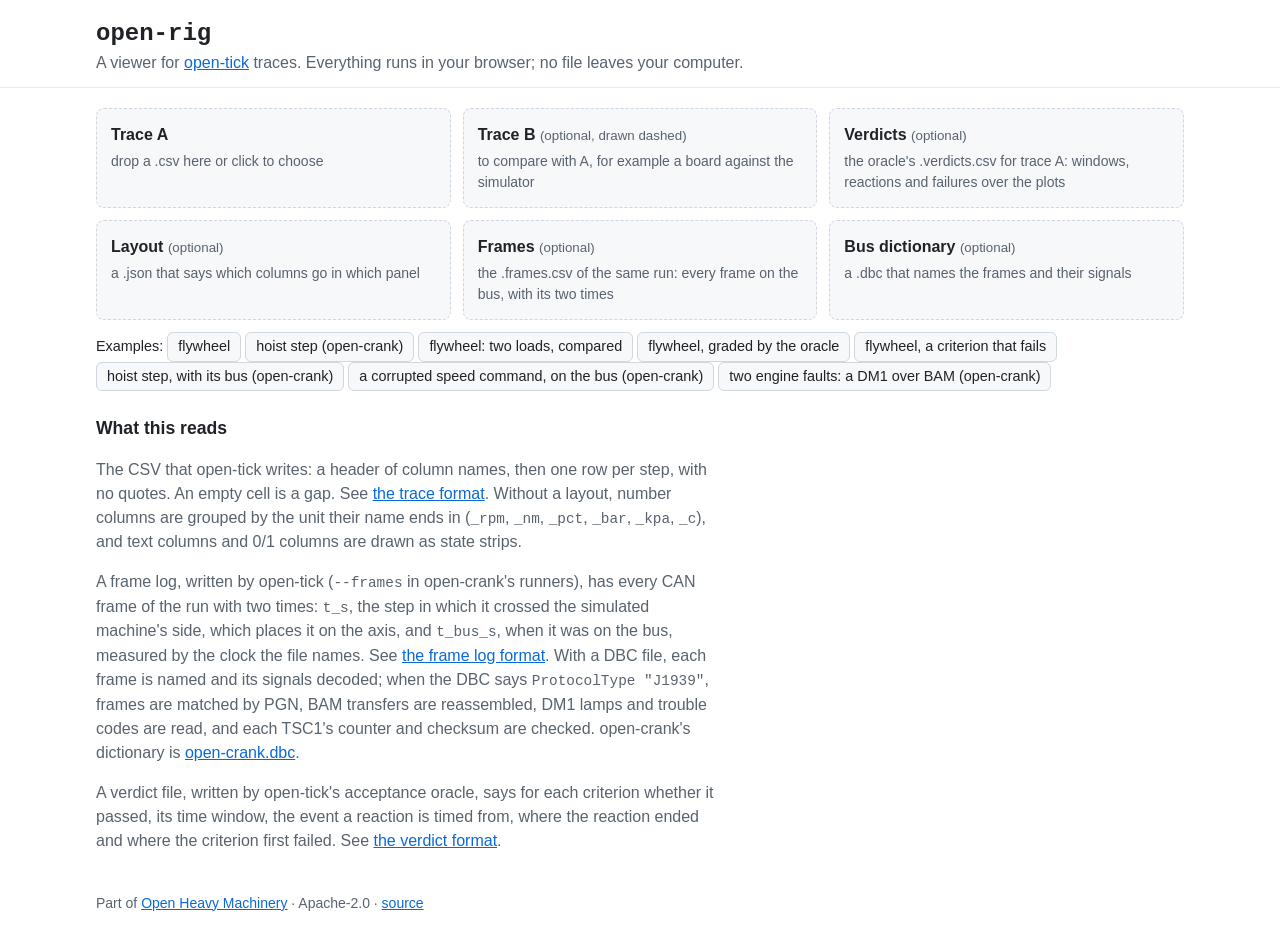
<file: index.html>
<!doctype html>
<html lang="en">
<head>
<meta charset="utf-8">
<meta name="viewport" content="width=device-width, initial-scale=1">
<title>open-rig</title>
<meta name="description" content="A viewer for open-tick traces: open one or two CSV files, plot them on a shared time axis and compare them, with the oracle's verdicts and the CAN frames of the run. Everything runs in your browser; nothing is uploaded.">
<!-- SPDX-License-Identifier: Apache-2.0 -->
<link rel="stylesheet" href="src/style.css">
</head>
<body>
<header class="top">
  <div class="wrap">
    <h1>open-rig</h1>
    <p class="lead">A viewer for <a href="https://github.com/Open-Heavy-Machinery/open-tick">open-tick</a> traces. Everything runs in your browser; no file leaves your computer.</p>
  </div>
</header>

<main class="wrap">
  <section class="loaders" aria-label="Open traces">
    <label class="drop" id="drop-a">
      <span class="drop-title">Trace A</span>
      <span class="drop-hint" id="name-a">drop a .csv here or click to choose</span>
      <input type="file" id="file-a" accept=".csv,text/csv,text/plain">
    </label>
    <label class="drop" id="drop-b">
      <span class="drop-title">Trace B <small>(optional, drawn dashed)</small></span>
      <span class="drop-hint" id="name-b">to compare with A, for example a board against the simulator</span>
      <input type="file" id="file-b" accept=".csv,text/csv,text/plain">
    </label>
    <label class="drop" id="drop-v">
      <span class="drop-title">Verdicts <small>(optional)</small></span>
      <span class="drop-hint" id="name-v">the oracle's .verdicts.csv for trace A: windows, reactions and failures over the plots</span>
      <input type="file" id="file-v" accept=".csv,text/csv,text/plain">
    </label>
    <label class="drop" id="drop-l">
      <span class="drop-title">Layout <small>(optional)</small></span>
      <span class="drop-hint" id="name-l">a .json that says which columns go in which panel</span>
      <input type="file" id="file-l" accept=".json,application/json">
    </label>
    <label class="drop" id="drop-f">
      <span class="drop-title">Frames <small>(optional)</small></span>
      <span class="drop-hint" id="name-f">the .frames.csv of the same run: every frame on the bus, with its two times</span>
      <input type="file" id="file-f" accept=".csv,text/csv,text/plain">
    </label>
    <label class="drop" id="drop-d">
      <span class="drop-title">Bus dictionary <small>(optional)</small></span>
      <span class="drop-hint" id="name-d">a .dbc that names the frames and their signals</span>
      <input type="file" id="file-d" accept=".dbc,text/plain">
    </label>
  </section>

  <section class="toolbar" aria-label="Options">
    <span class="examples">Examples:
      <button type="button" id="ex-flywheel">flywheel</button>
      <button type="button" id="ex-hoist">hoist step (open-crank)</button>
      <button type="button" id="ex-compare">flywheel: two loads, compared</button>
      <button type="button" id="ex-graded">flywheel, graded by the oracle</button>
      <button type="button" id="ex-failing">flywheel, a criterion that fails</button>
      <button type="button" id="ex-bus">hoist step, with its bus (open-crank)</button>
      <button type="button" id="ex-corrupt">a corrupted speed command, on the bus (open-crank)</button>
      <button type="button" id="ex-dtc">two engine faults: a DM1 over BAM (open-crank)</button>
    </span>
    <label class="offset" id="offset-wrap" hidden>B time offset
      <input type="number" id="offset" value="0" step="0.001"> s
    </label>
    <button type="button" id="reset" hidden>Reset zoom</button>
  </section>

  <p id="message" role="status" aria-live="polite" class="message" hidden></p>

  <section id="view" hidden>
    <h2 class="sr-only">Plots</h2>
    <p class="help">Wheel to zoom, drag to pan, double-click to reset. With the plots focused, use the arrow keys and + or −.</p>
    <div id="verdicts-wrap" hidden>
      <h2>Acceptance criteria</h2>
      <p class="help">Each window is shaded green if the criterion passed and red if it failed. ▼ marks the event a reaction is timed from, ● where the reaction ended, ✕ the first violation. Choose a criterion to zoom to its window and draw it over the plots.</p>
      <ul id="verdict-list" class="crits"></ul>
    </div>
    <div id="panels" tabindex="0" aria-label="Plots on a shared time axis"></div>
    <div id="compare-wrap" hidden>
      <h2>A against B</h2>
      <p class="help">B is read at A's times, with linear interpolation, where B has a value. Only columns that both traces have are compared.</p>
      <div class="table-scroll"><table id="compare"></table></div>
    </div>
  </section>

  <section class="about">
    <h2>What this reads</h2>
    <p>The CSV that open-tick writes: a header of column names, then one row per step, with no quotes. An empty cell is a gap. See <a href="https://github.com/Open-Heavy-Machinery/open-tick/blob/main/docs/trace-format.md">the trace format</a>. Without a layout, number columns are grouped by the unit their name ends in (<code>_rpm</code>, <code>_nm</code>, <code>_pct</code>, <code>_bar</code>, <code>_kpa</code>, <code>_c</code>), and text columns and 0/1 columns are drawn as state strips.</p>
    <p>A frame log, written by open-tick (<code>--frames</code> in open-crank's runners), has every CAN frame of the run with two times: <code>t_s</code>, the step in which it crossed the simulated machine's side, which places it on the axis, and <code>t_bus_s</code>, when it was on the bus, measured by the clock the file names. See <a href="https://github.com/Open-Heavy-Machinery/open-tick/blob/main/docs/frame-log-format.md">the frame log format</a>. With a DBC file, each frame is named and its signals decoded; when the DBC says <code>ProtocolType "J1939"</code>, frames are matched by PGN, BAM transfers are reassembled, DM1 lamps and trouble codes are read, and each TSC1's counter and checksum are checked. open-crank's dictionary is <a href="examples/open-crank.dbc">open-crank.dbc</a>.</p>
    <p>A verdict file, written by open-tick's acceptance oracle, says for each criterion whether it passed, its time window, the event a reaction is timed from, where the reaction ended and where the criterion first failed. See <a href="https://github.com/Open-Heavy-Machinery/open-tick/blob/main/docs/verdict-format.md">the verdict format</a>.</p>
  </section>
</main>

<footer class="wrap foot">Part of <a href="https://open-heavy-machinery.github.io">Open Heavy Machinery</a> · Apache-2.0 · <a href="https://github.com/Open-Heavy-Machinery/open-rig">source</a></footer>

<script src="src/trace.js"></script>
<script src="src/framelog.js"></script>
<script src="src/dbc.js"></script>
<script src="src/j1939.js"></script>
<script src="src/viewer.js"></script>
</body>
</html>
</file>
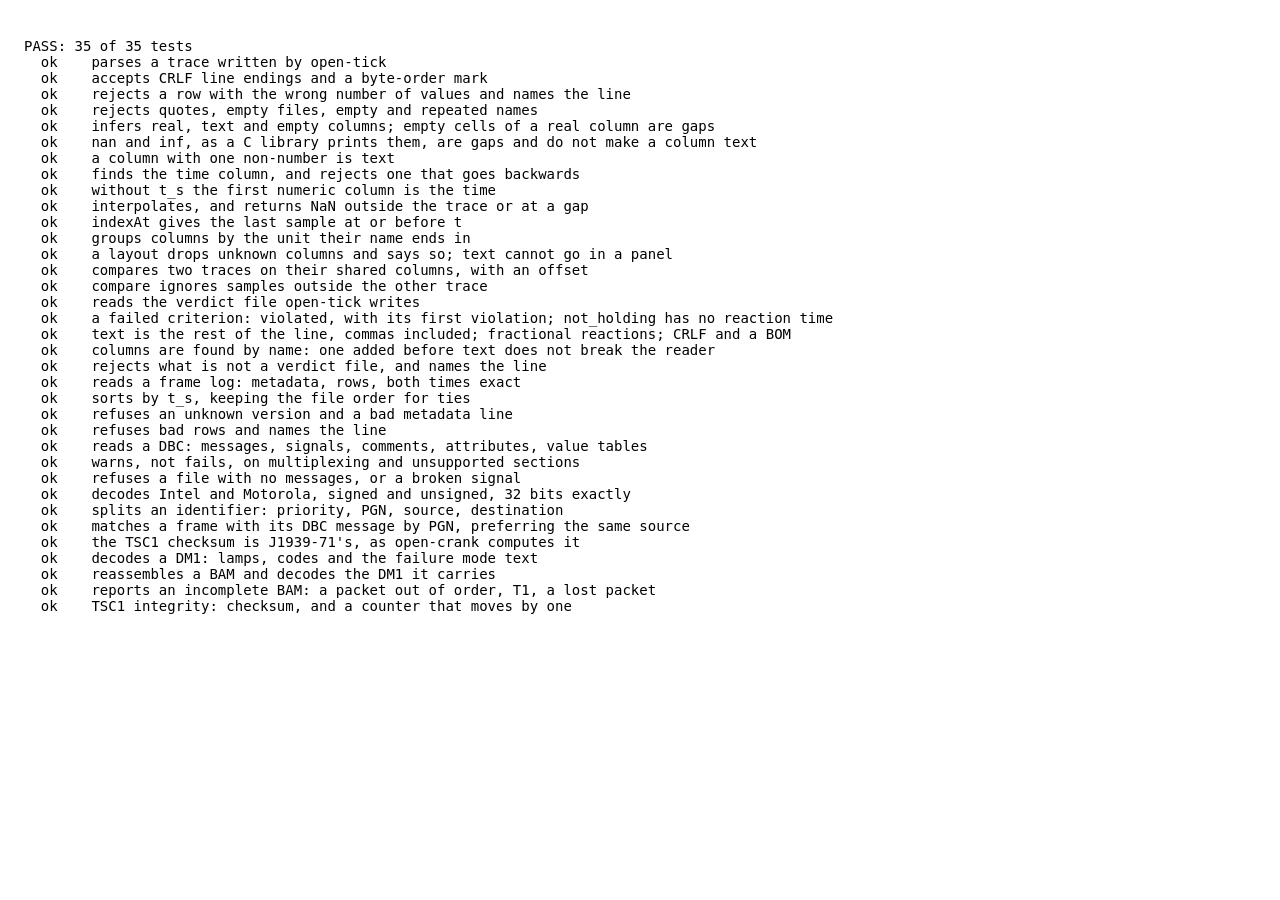
<file: tests/index.html>
<!doctype html>
<html lang="en">
<head>
<meta charset="utf-8">
<meta name="viewport" content="width=device-width, initial-scale=1">
<title>open-rig tests</title>
<!-- SPDX-License-Identifier: Apache-2.0 -->
</head>
<body style="font: 14px ui-monospace, monospace; padding: 16px">
<pre id="out">running…</pre>
<script src="../src/trace.js"></script>
<script src="../src/framelog.js"></script>
<script src="../src/dbc.js"></script>
<script src="../src/j1939.js"></script>
<script src="trace.test.js"></script>
<script src="bus.test.js"></script>
</body>
</html>
</file>
<file: src/style.css>
/* SPDX-License-Identifier: Apache-2.0 */
:root {
  --bg: #ffffff;
  --surface: #f6f8fa;
  --border: #d0d7de;
  --hairline: #e6e9ed;
  --text: #1f2328;
  --muted: #59636e;
  --accent: #bc4c00;
  --focus: #0969da;
  --mono: ui-monospace, SFMono-Regular, "SF Mono", Menlo, Consolas, "Liberation Mono", monospace;
  --sans: -apple-system, BlinkMacSystemFont, "Segoe UI", "Noto Sans", Helvetica, Arial, sans-serif;
  color-scheme: light;
}
@media (prefers-color-scheme: dark) {
  :root {
    --bg: #0d1117;
    --surface: #161b22;
    --border: #30363d;
    --hairline: #21262d;
    --text: #e6edf3;
    --muted: #8b949e;
    --accent: #f0883e;
    --focus: #58a6ff;
    color-scheme: dark;
  }
}
* { box-sizing: border-box; }
body { margin: 0; background: var(--bg); color: var(--text); font: 16px/1.5 var(--sans); }
a { color: var(--focus); }
code { font-family: var(--mono); font-size: 0.9em; }
.wrap { max-width: 1120px; margin: 0 auto; padding: 0 16px; }
.top { border-bottom: 1px solid var(--hairline); padding: 20px 0 12px; }
h1 { margin: 0; font: 600 1.5rem var(--mono); }
h2 { font-size: 1.1rem; margin: 24px 0 8px; }
.lead { margin: 4px 0 0; color: var(--muted); }
.sr-only { position: absolute; width: 1px; height: 1px; overflow: hidden; clip: rect(0 0 0 0); white-space: nowrap; }

.loaders { display: grid; grid-template-columns: repeat(3, 1fr); gap: 12px; margin: 20px 0 12px; }
.drop { position: relative; display: flex; flex-direction: column; gap: 4px; padding: 14px; background: var(--surface);
  border: 1px dashed var(--border); border-radius: 8px; cursor: pointer; min-height: 84px; }
.drop:hover, .drop.over { border-color: var(--accent); }
.drop:focus-within { outline: 2px solid var(--focus); outline-offset: 2px; }
.drop input { position: absolute; inset: 0; opacity: 0; cursor: pointer; width: 100%; height: 100%; }
.drop-title { font-weight: 600; }
.drop-title small { font-weight: 400; color: var(--muted); }
.drop-hint { color: var(--muted); font-size: 0.875rem; overflow-wrap: anywhere; }
.drop.loaded { border-style: solid; }
.drop.loaded .drop-hint { color: var(--text); font-family: var(--mono); }

.toolbar { display: flex; flex-wrap: wrap; gap: 8px 20px; align-items: center; margin-bottom: 8px; font-size: 0.9rem; }
button { font: inherit; color: var(--text); background: var(--surface); border: 1px solid var(--border); border-radius: 6px; padding: 3px 10px; cursor: pointer; }
button:hover { border-color: var(--accent); }
button:focus-visible, #panels:focus-visible { outline: 2px solid var(--focus); outline-offset: 2px; }
.offset input { width: 6.5em; font: inherit; background: var(--bg); color: var(--text); border: 1px solid var(--border); border-radius: 6px; padding: 2px 6px; }

.message { margin: 8px 0; padding: 8px 12px; border-left: 3px solid var(--accent); background: var(--surface); overflow-wrap: anywhere; }
.message.error { border-left-color: #cf222e; }
.help { color: var(--muted); font-size: 0.875rem; margin: 4px 0 8px; }

.panel { margin: 0 0 14px; border: 1px solid var(--hairline); border-radius: 8px; background: var(--surface); padding: 8px 8px 4px; }
.panel h3 { margin: 0 0 4px; font-size: 0.9rem; font-weight: 600; }
.legend { display: flex; flex-wrap: wrap; gap: 4px 6px; margin: 0 0 4px; padding: 0; list-style: none; }
.legend button { display: inline-flex; gap: 6px; align-items: center; padding: 1px 8px; font-family: var(--mono); font-size: 0.78rem; }
.legend button[aria-pressed="false"] { opacity: 0.45; text-decoration: line-through; }
.swatch { width: 10px; height: 10px; border-radius: 2px; display: inline-block; }
.legend .val { color: var(--muted); }
canvas { display: block; width: 100%; touch-action: pan-y; cursor: crosshair; }

.table-scroll { overflow-x: auto; }
table { border-collapse: collapse; width: 100%; font-size: 0.875rem; }
th, td { text-align: right; padding: 4px 10px; border-bottom: 1px solid var(--hairline); font-variant-numeric: tabular-nums; }
th:first-child, td:first-child { text-align: left; font-family: var(--mono); }
th { color: var(--muted); font-weight: 600; }
.about p { color: var(--muted); max-width: 70ch; }
.foot { padding-top: 24px; padding-bottom: 32px; color: var(--muted); font-size: 0.875rem; }

.crits { list-style: none; margin: 0 0 12px; padding: 0; display: flex; flex-direction: column; gap: 4px; }
.crits button { width: 100%; text-align: left; display: flex; gap: 10px; align-items: baseline; padding: 4px 10px; font-size: 0.875rem; }
.crits button[aria-pressed="true"] { border-color: var(--focus); box-shadow: inset 3px 0 0 var(--focus); }
.crits .mark { font-family: var(--mono); font-weight: 600; min-width: 5.5em; }
.crits .pass .mark { color: #2da44e; }
.crits .fail .mark { color: #cf222e; }
.crits .what { flex: 1; }
.crits .detail { color: var(--muted); font-family: var(--mono); font-size: 0.8rem; }

@media (max-width: 960px) { .loaders { grid-template-columns: repeat(2, 1fr); } }
@media (max-width: 720px) { .loaders { grid-template-columns: 1fr; } }

.bus-tools { display: flex; flex-wrap: wrap; gap: 4px 16px; align-items: center; font-size: 0.8rem; color: var(--muted); margin: 0 0 4px; }
.bus-key { font-family: var(--mono); }
.frame-detail { padding: 6px 2px 4px; }
.frame-detail h4 { margin: 10px 0 4px; font-size: 0.85rem; }
.frame-detail table { font-size: 0.8rem; }
.frame-detail td, .frame-detail th { text-align: left; }
.frame-detail td { font-family: var(--mono); }
.frame-detail tr.bad td { color: #cf222e; }
.frame-nav { display: flex; gap: 8px; }
.frame-nav button:disabled { opacity: 0.45; cursor: default; }
</file>
